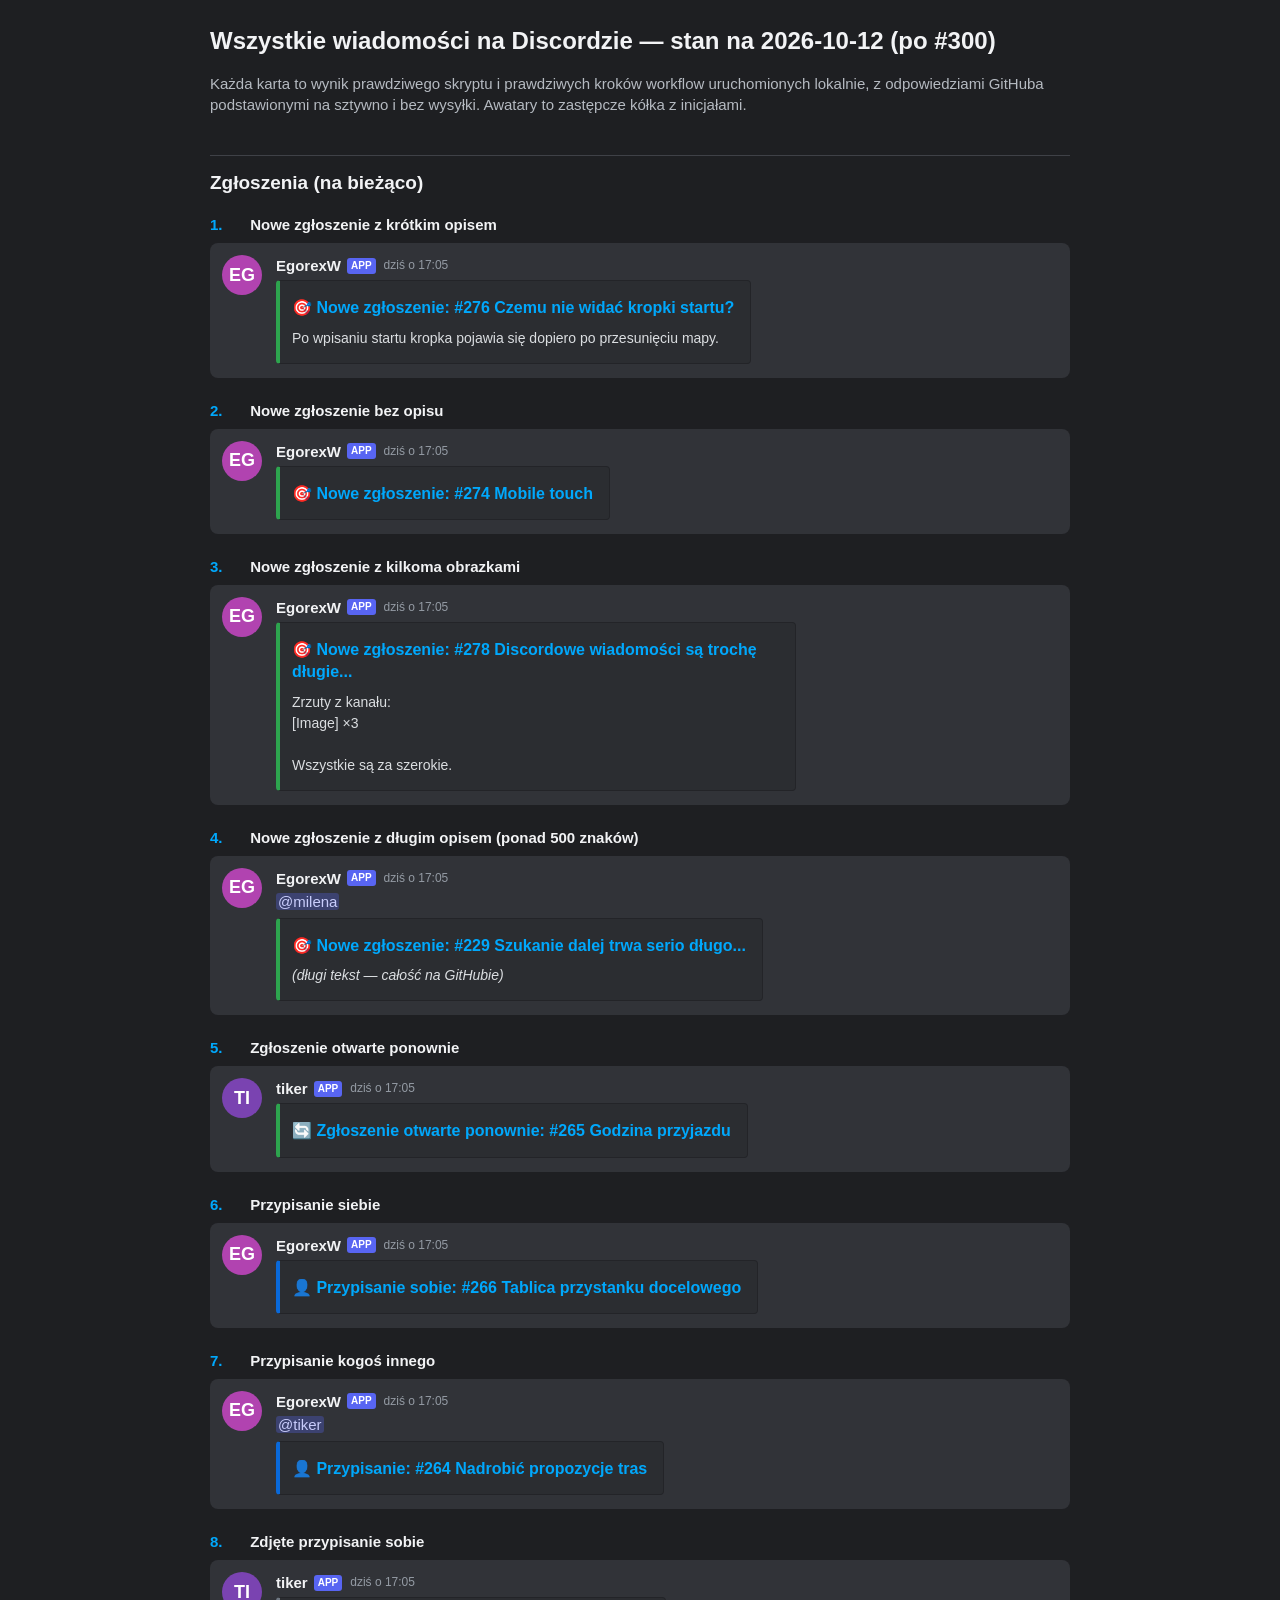
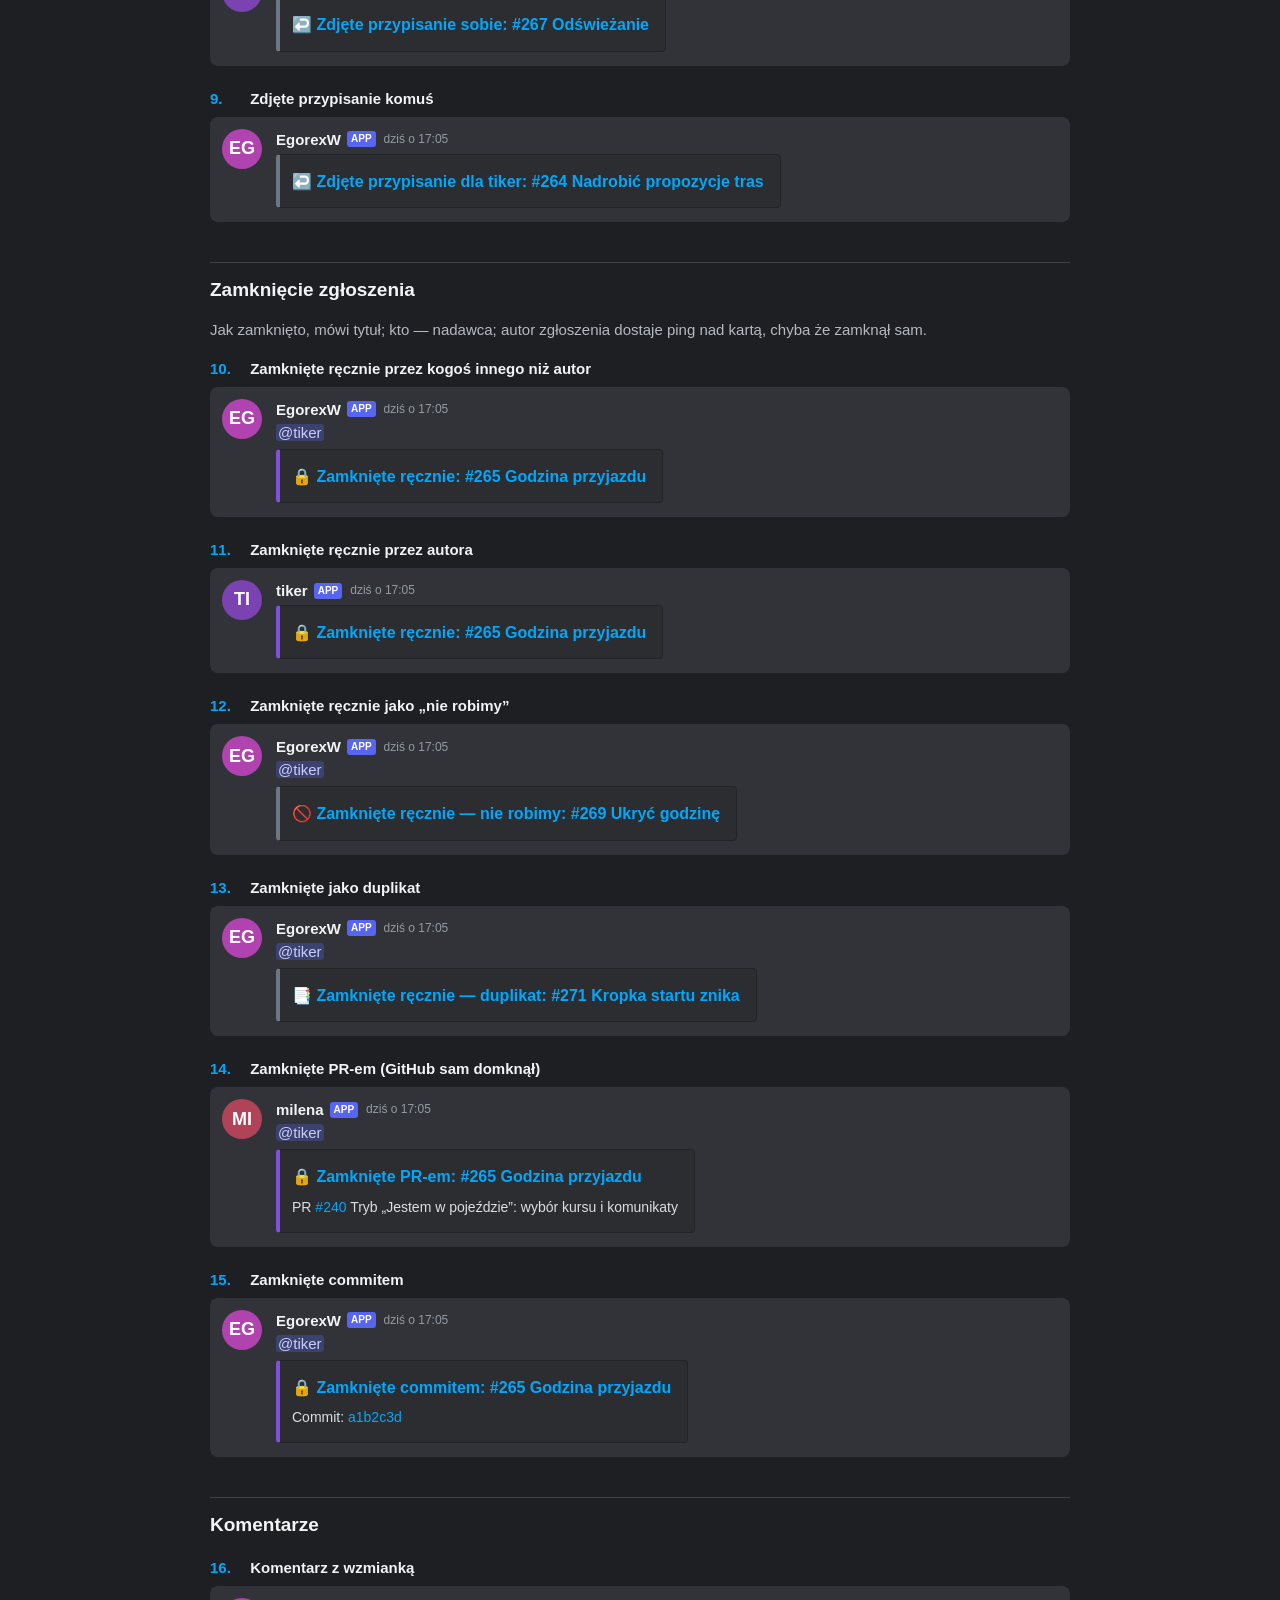
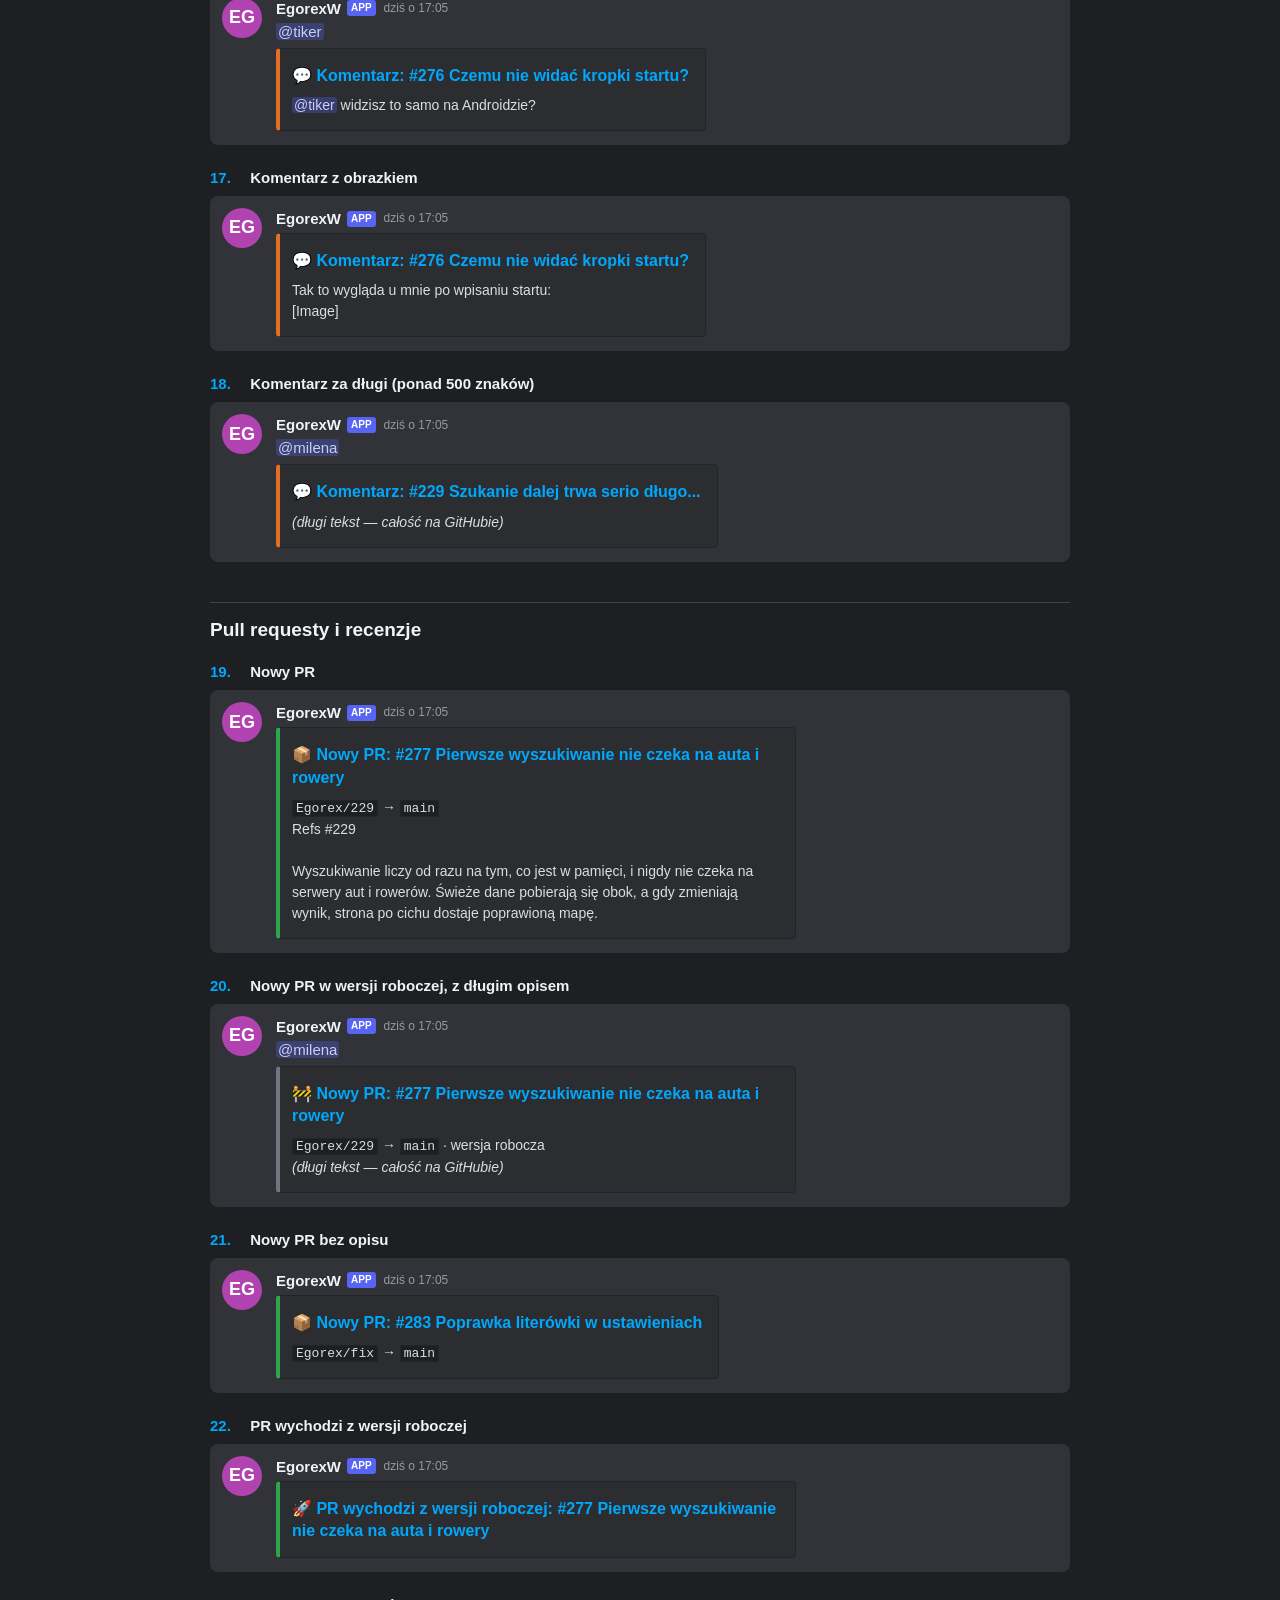
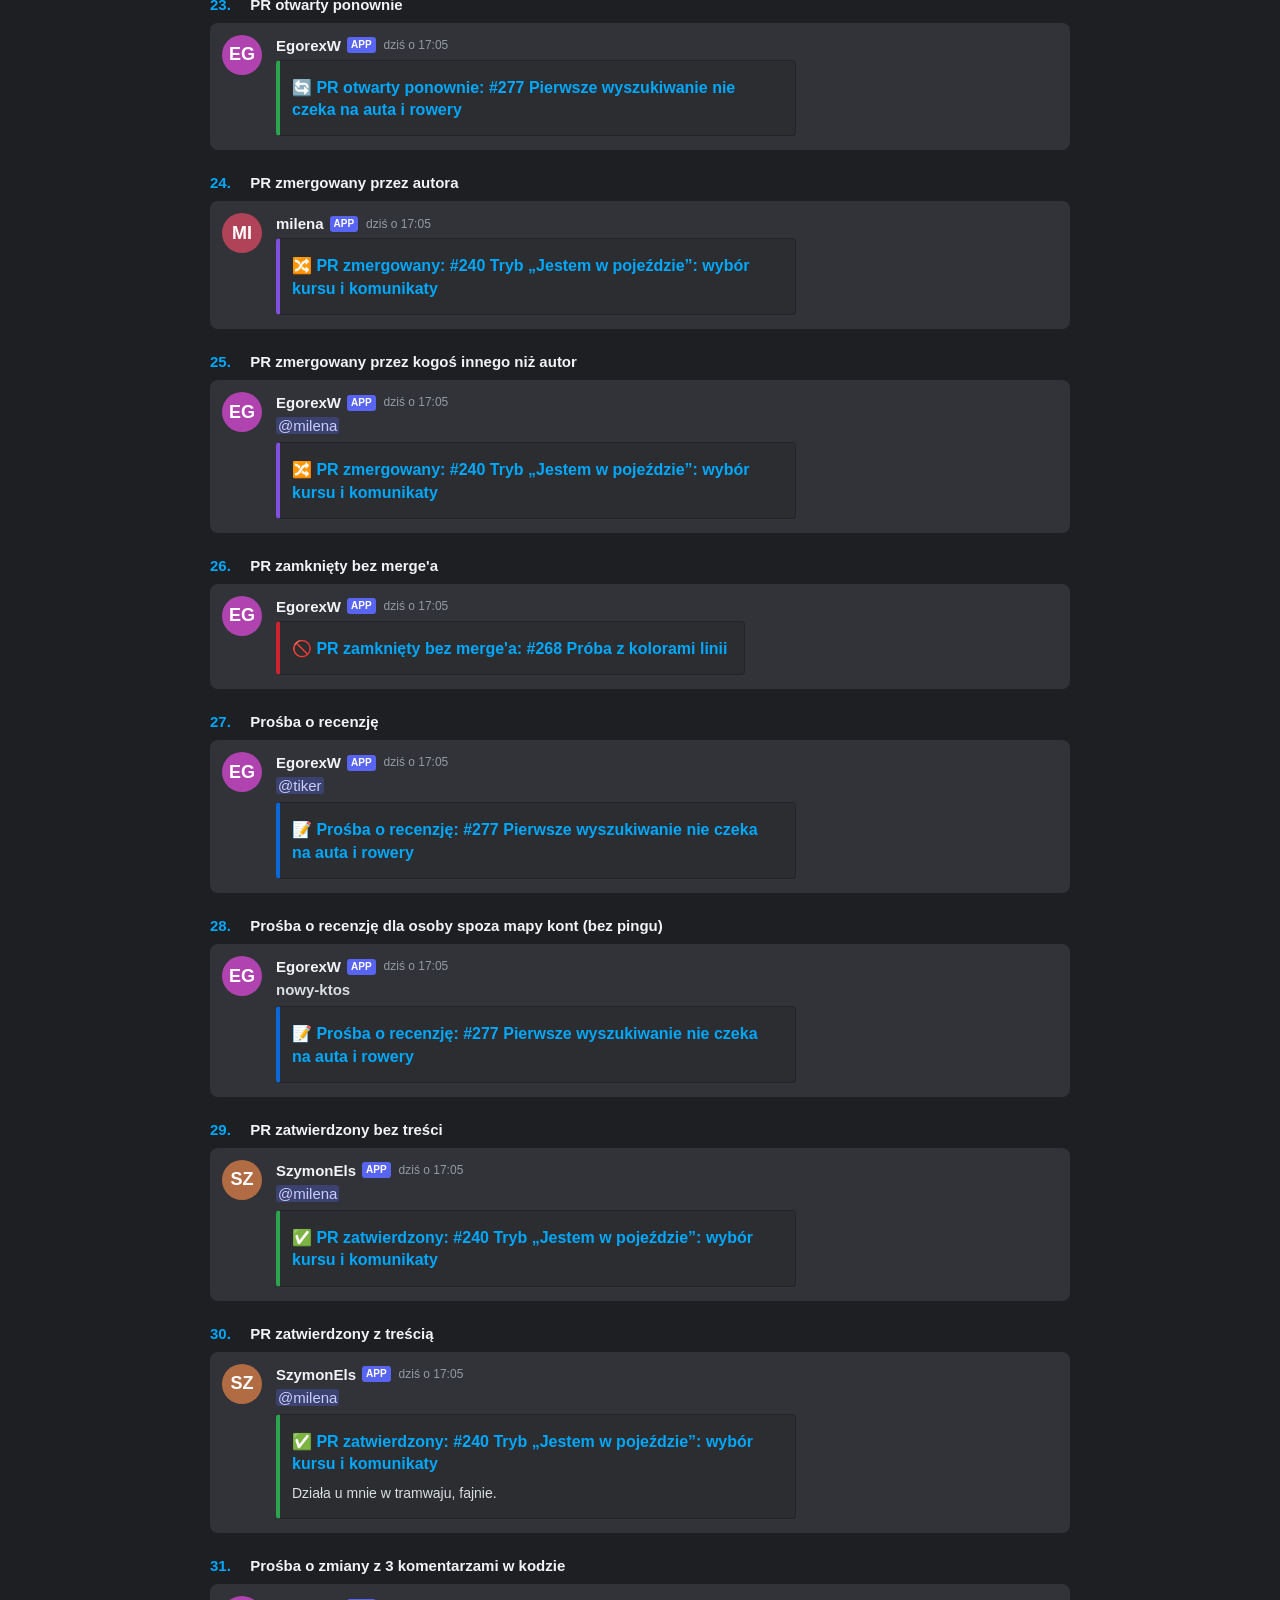
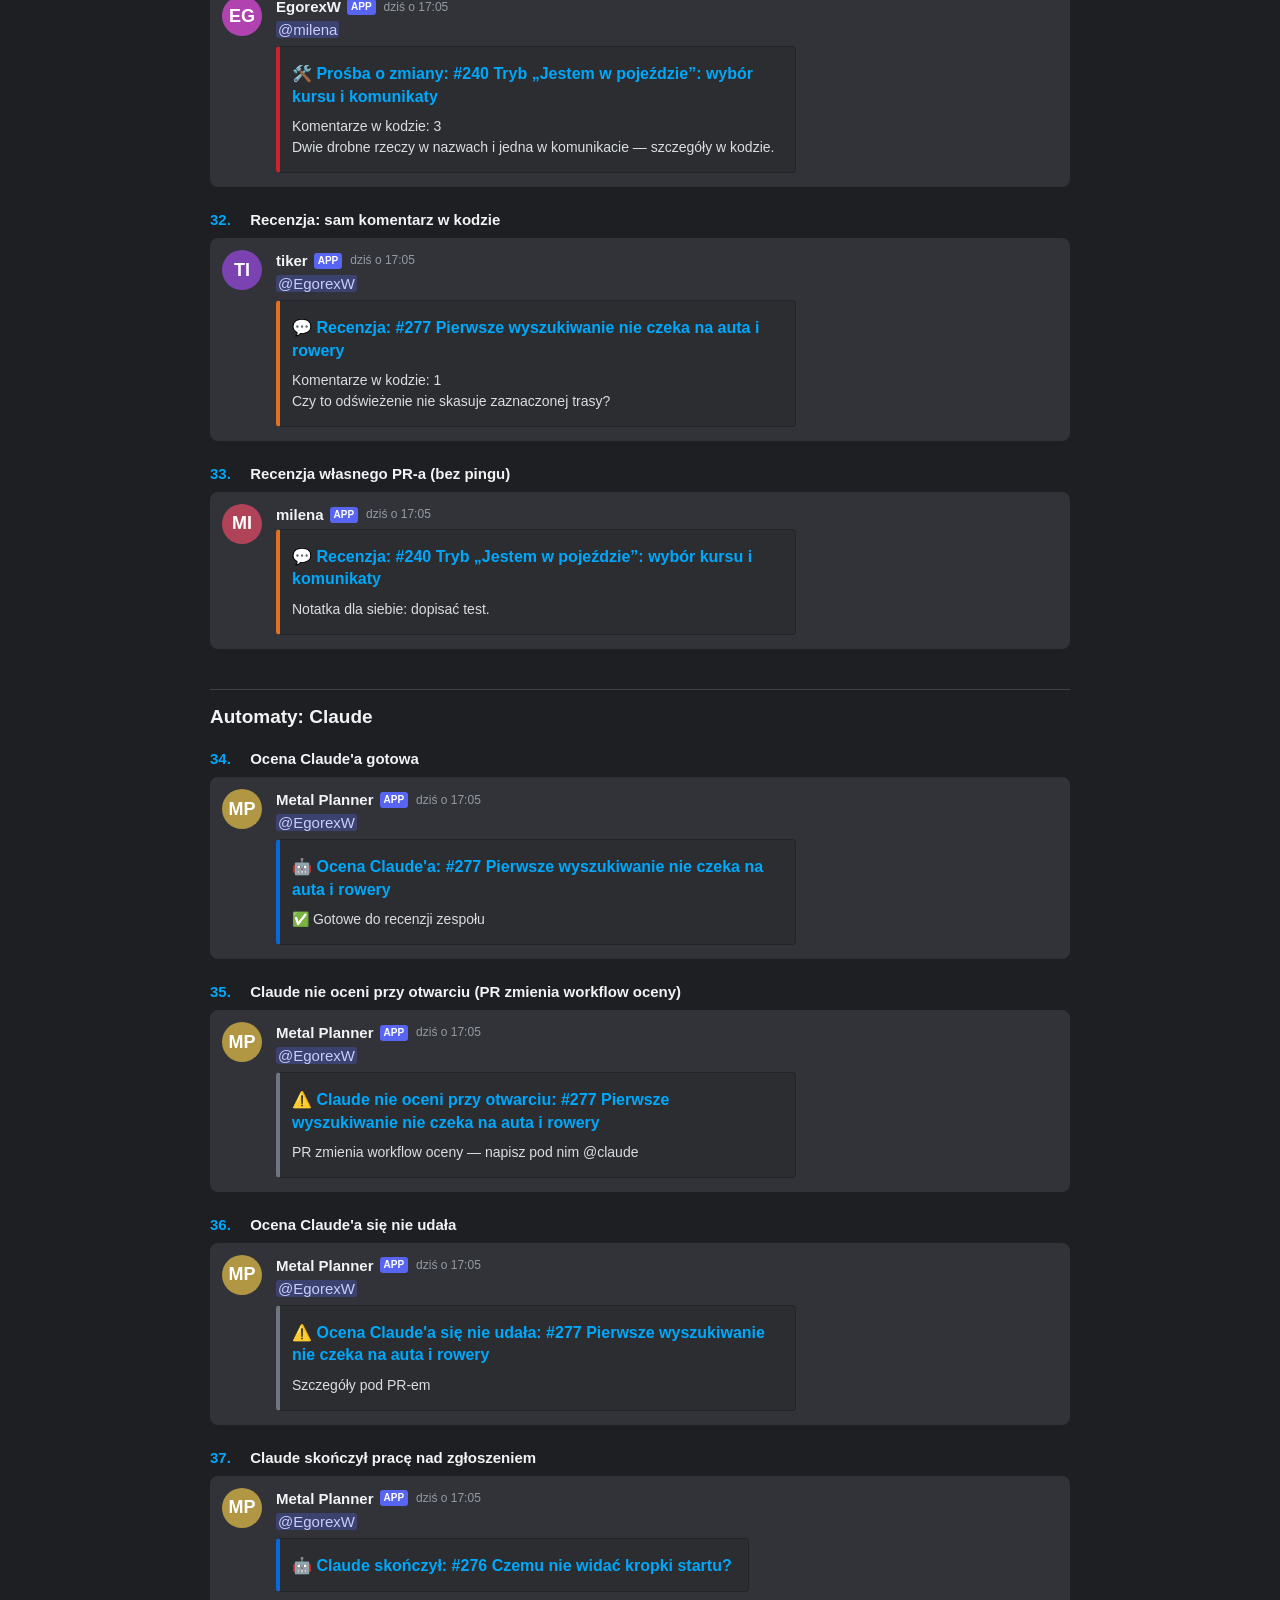
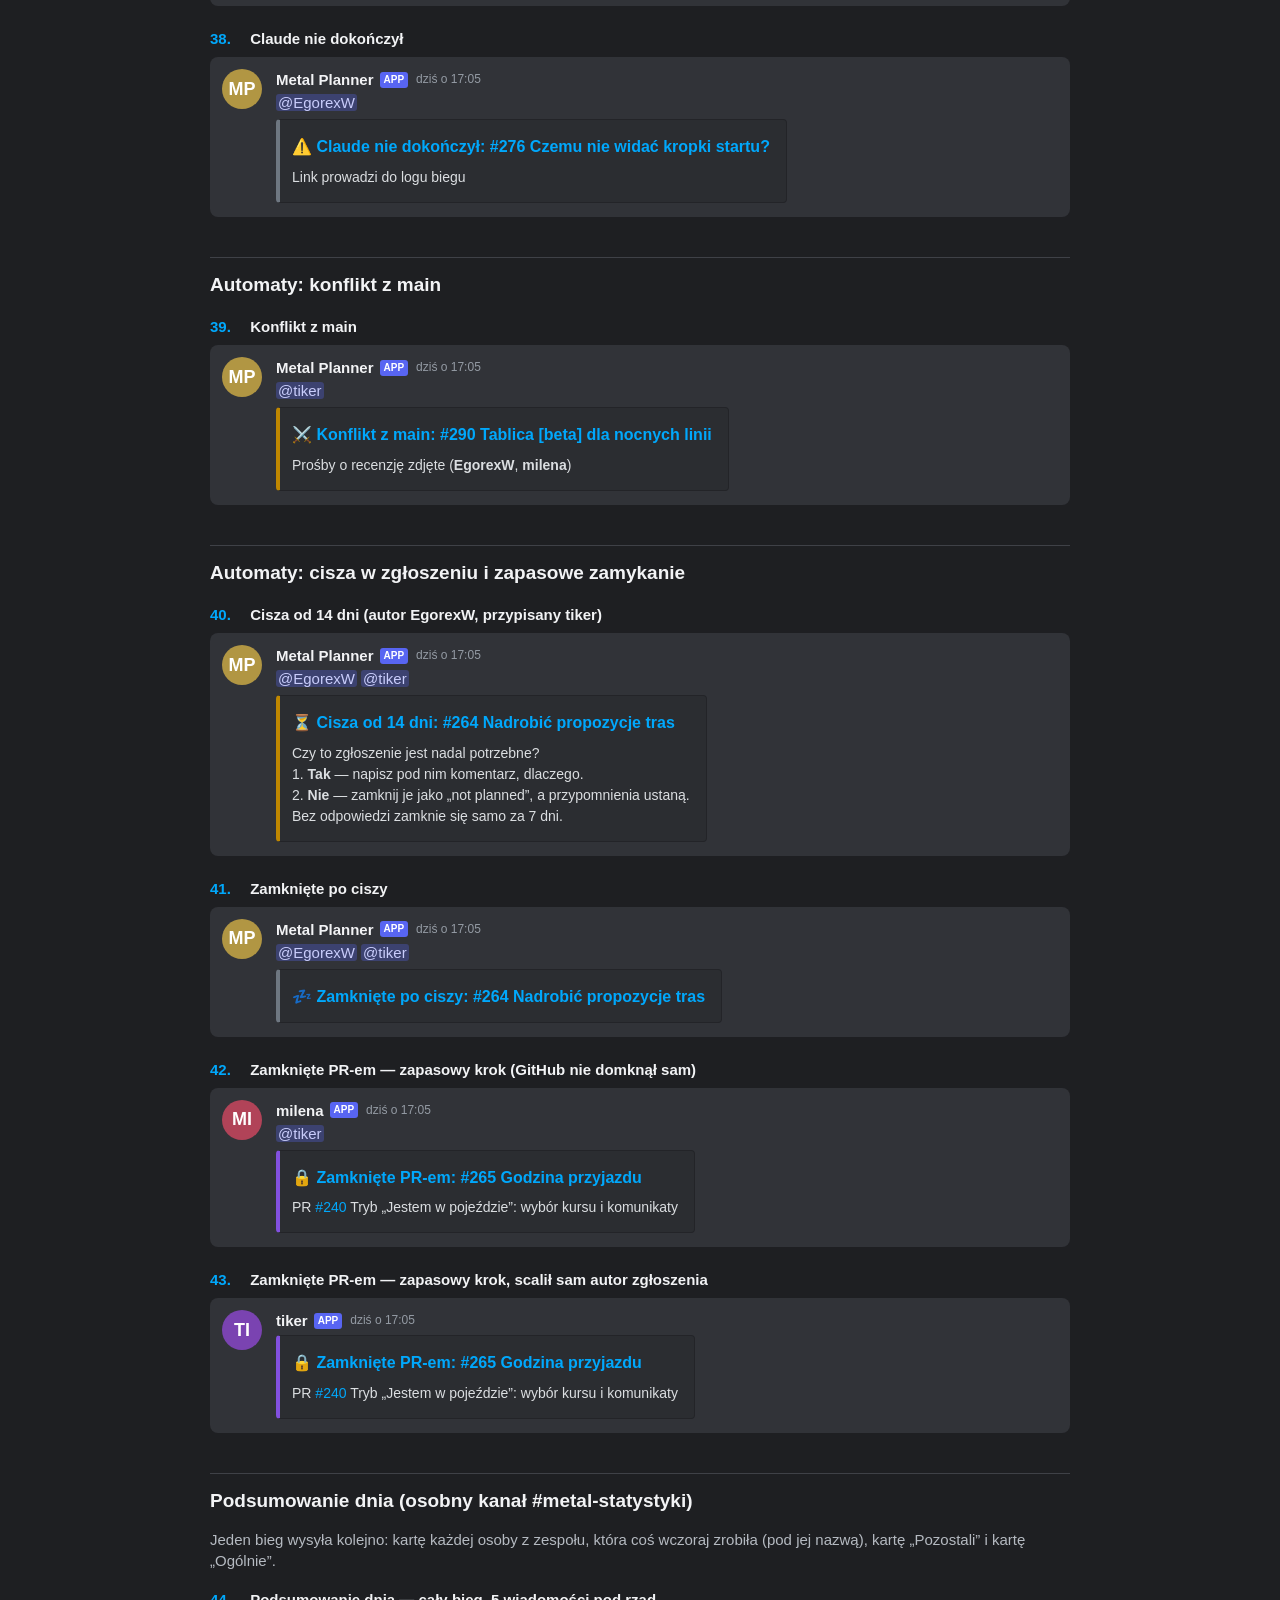
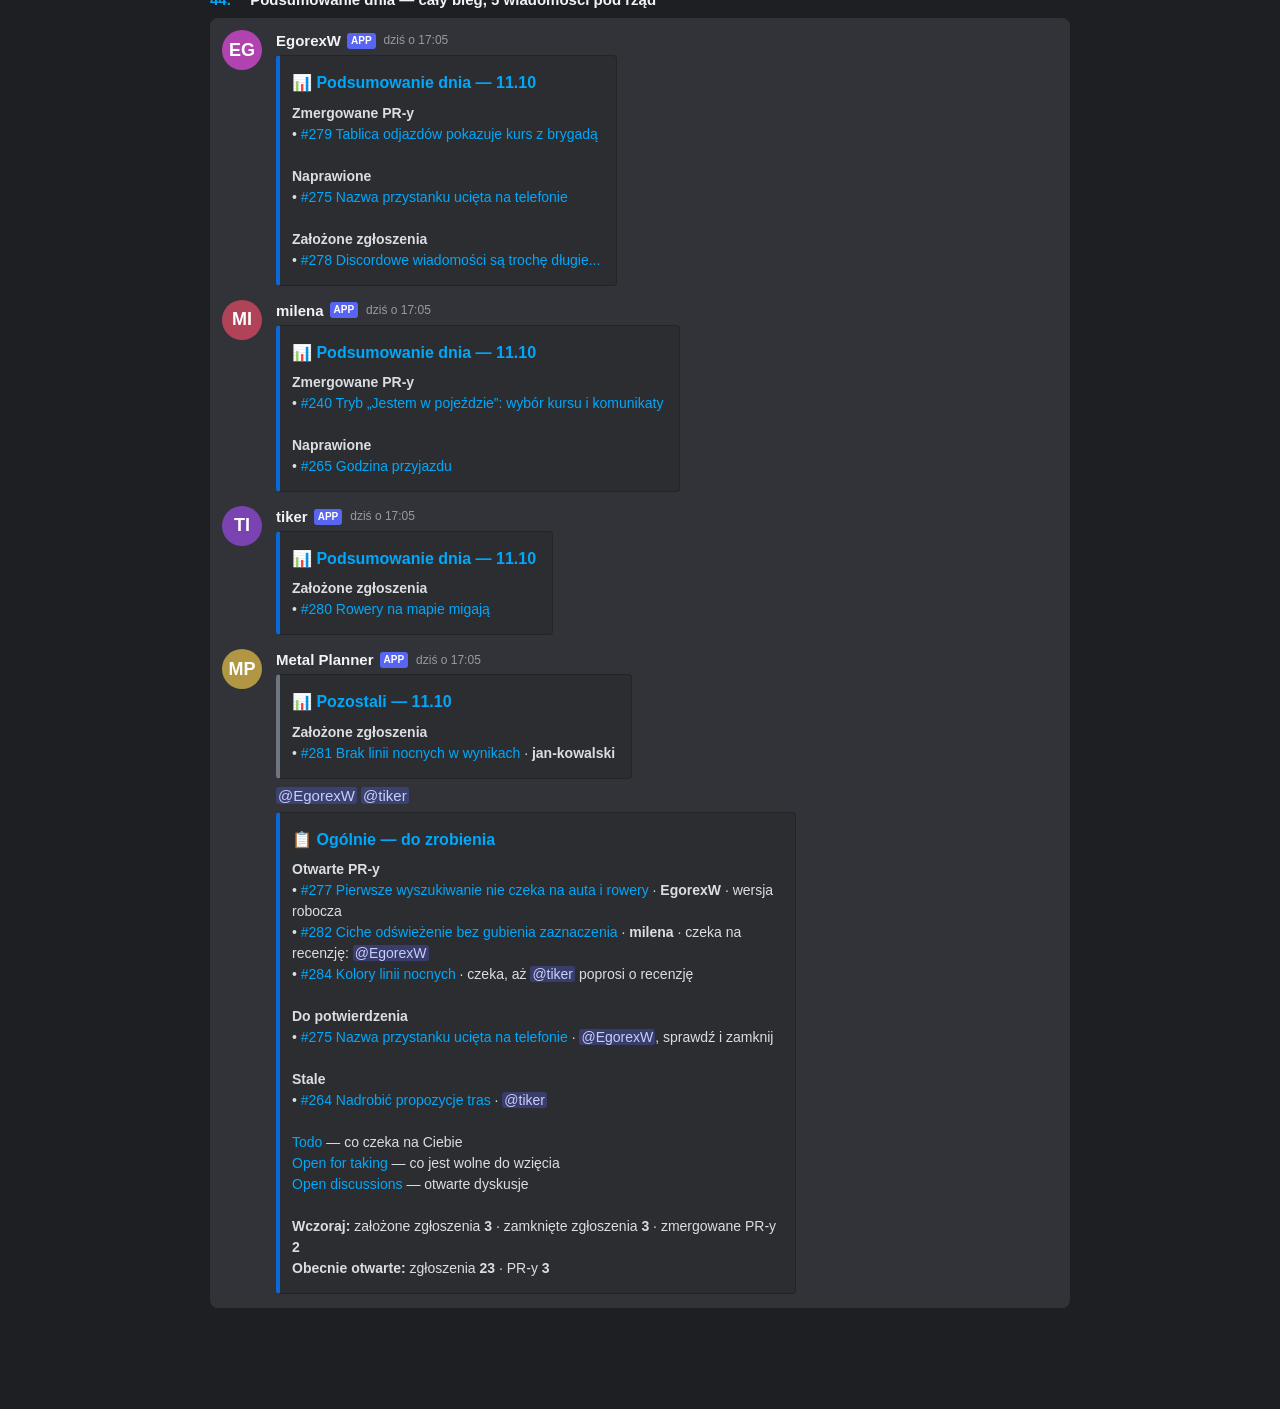
<file: docs/discord-podglad.html>
<!doctype html><html lang="pl"><head><meta charset="utf-8">
<meta name="viewport" content="width=device-width,initial-scale=1">
<title>Wiadomości Discorda 2026-10-12</title><style>
:root{color-scheme:dark}
body{margin:0;background:#1e1f22;color:#dbdee1;font:15px/1.4 "gg sans","Noto Sans","Helvetica Neue",Helvetica,Arial,sans-serif}
main{max-width:860px;margin:0 auto;padding:24px 16px 80px}
h1{font-size:24px;color:#f2f3f5;margin:0 0 4px}
h2{font-size:19px;color:#f2f3f5;margin:40px 0 6px;padding-top:14px;border-top:1px solid #3f4147}
.lead,.intro{color:#b5bac1}
.block{margin:18px 0 22px}
h3{font-size:15px;color:#f2f3f5;margin:0 0 8px}
h3 .n{display:inline-block;min-width:36px;color:#00a8fc}
.col{background:#313338;border-radius:8px;padding:12px 12px 14px}
.msg{display:flex;gap:14px;align-items:flex-start}
.msg+.msg{margin-top:14px}
.msg.grouped{margin-top:4px}
.avgap{flex:none;width:40px}
.av{flex:none;border-radius:50%;display:inline-flex;align-items:center;justify-content:center;color:#fff;font-weight:700}
.msgbody{min-width:0;flex:1}
.hdr{display:flex;align-items:center;gap:6px;margin-bottom:2px}
.bot{color:#f2f3f5;font-weight:600}
.app{background:#5865f2;color:#fff;font-size:10px;font-weight:700;padding:1px 4px;border-radius:3px}
.time{color:#949ba4;font-size:12px;margin-left:2px}
.content{margin:2px 0 4px}
.mention{background:rgba(88,101,242,.3);color:#c9cdfb;border-radius:3px;padding:0 2px;font-weight:500}
.embed{display:inline-block;max-width:520px;box-sizing:border-box;background:#2b2d31;border:1px solid #232428;border-left:4px solid;border-radius:4px;padding:8px 16px 14px 12px;margin-top:2px}
.title{margin-top:8px;font-size:16px;font-weight:600;color:#00a8fc}
.desc{margin-top:8px;font-size:14px;line-height:1.5}
.link{color:#00a8fc}
code{background:#1e1f22;border:1px solid #232428;border-radius:3px;padding:0 3px;font-size:13px}
.bullet{display:inline-block;width:14px}
</style></head><body><main>
<h1>Wszystkie wiadomości na Discordzie — stan na 2026-10-12 (po #300)</h1>
<p class="lead">Każda karta to wynik prawdziwego skryptu i prawdziwych kroków workflow uruchomionych lokalnie, z odpowiedziami GitHuba podstawionymi na sztywno i bez wysyłki. Awatary to zastępcze kółka z inicjałami.</p>
<h2>Zgłoszenia (na bieżąco)</h2>
<div class="block"><h3><span class="n">1.</span> Nowe zgłoszenie z krótkim opisem</h3><div class="col"><div class="msg"><span class="av" style="width:40px;height:40px;font-size:18px;background:hsl(301,45%,48%)">EG</span><div class="msgbody"><div class="hdr"><span class="bot">EgorexW</span><span class="app">APP</span><span class="time">dziś o 17:05</span></div><div class="embed" style="border-left-color:#2da44e"><div class="title">🎯 Nowe zgłoszenie: #276 Czemu nie widać kropki startu?</div><div class="desc">Po wpisaniu startu kropka pojawia się dopiero po przesunięciu mapy.</div></div></div></div></div></div>
<div class="block"><h3><span class="n">2.</span> Nowe zgłoszenie bez opisu</h3><div class="col"><div class="msg"><span class="av" style="width:40px;height:40px;font-size:18px;background:hsl(301,45%,48%)">EG</span><div class="msgbody"><div class="hdr"><span class="bot">EgorexW</span><span class="app">APP</span><span class="time">dziś o 17:05</span></div><div class="embed" style="border-left-color:#2da44e"><div class="title">🎯 Nowe zgłoszenie: #274 Mobile touch</div></div></div></div></div></div>
<div class="block"><h3><span class="n">3.</span> Nowe zgłoszenie z kilkoma obrazkami</h3><div class="col"><div class="msg"><span class="av" style="width:40px;height:40px;font-size:18px;background:hsl(301,45%,48%)">EG</span><div class="msgbody"><div class="hdr"><span class="bot">EgorexW</span><span class="app">APP</span><span class="time">dziś o 17:05</span></div><div class="embed" style="border-left-color:#2da44e"><div class="title">🎯 Nowe zgłoszenie: #278 Discordowe wiadomości są trochę długie...</div><div class="desc">Zrzuty z kanału:<br>[Image] ×3<br><br>Wszystkie są za szerokie.</div></div></div></div></div></div>
<div class="block"><h3><span class="n">4.</span> Nowe zgłoszenie z długim opisem (ponad 500 znaków)</h3><div class="col"><div class="msg"><span class="av" style="width:40px;height:40px;font-size:18px;background:hsl(301,45%,48%)">EG</span><div class="msgbody"><div class="hdr"><span class="bot">EgorexW</span><span class="app">APP</span><span class="time">dziś o 17:05</span></div><div class="content"><span class="mention">@milena</span></div><div class="embed" style="border-left-color:#2da44e"><div class="title">🎯 Nowe zgłoszenie: #229 Szukanie dalej trwa serio długo...</div><div class="desc"><i>(długi tekst — całość na GitHubie)</i></div></div></div></div></div></div>
<div class="block"><h3><span class="n">5.</span> Zgłoszenie otwarte ponownie</h3><div class="col"><div class="msg"><span class="av" style="width:40px;height:40px;font-size:18px;background:hsl(270,45%,48%)">TI</span><div class="msgbody"><div class="hdr"><span class="bot">tiker</span><span class="app">APP</span><span class="time">dziś o 17:05</span></div><div class="embed" style="border-left-color:#2da44e"><div class="title">🔄 Zgłoszenie otwarte ponownie: #265 Godzina przyjazdu</div></div></div></div></div></div>
<div class="block"><h3><span class="n">6.</span> Przypisanie siebie</h3><div class="col"><div class="msg"><span class="av" style="width:40px;height:40px;font-size:18px;background:hsl(301,45%,48%)">EG</span><div class="msgbody"><div class="hdr"><span class="bot">EgorexW</span><span class="app">APP</span><span class="time">dziś o 17:05</span></div><div class="embed" style="border-left-color:#0969da"><div class="title">👤 Przypisanie sobie: #266 Tablica przystanku docelowego</div></div></div></div></div></div>
<div class="block"><h3><span class="n">7.</span> Przypisanie kogoś innego</h3><div class="col"><div class="msg"><span class="av" style="width:40px;height:40px;font-size:18px;background:hsl(301,45%,48%)">EG</span><div class="msgbody"><div class="hdr"><span class="bot">EgorexW</span><span class="app">APP</span><span class="time">dziś o 17:05</span></div><div class="content"><span class="mention">@tiker</span></div><div class="embed" style="border-left-color:#0969da"><div class="title">👤 Przypisanie: #264 Nadrobić propozycje tras</div></div></div></div></div></div>
<div class="block"><h3><span class="n">8.</span> Zdjęte przypisanie sobie</h3><div class="col"><div class="msg"><span class="av" style="width:40px;height:40px;font-size:18px;background:hsl(270,45%,48%)">TI</span><div class="msgbody"><div class="hdr"><span class="bot">tiker</span><span class="app">APP</span><span class="time">dziś o 17:05</span></div><div class="embed" style="border-left-color:#6e7781"><div class="title">↩️ Zdjęte przypisanie sobie: #267 Odświeżanie</div></div></div></div></div></div>
<div class="block"><h3><span class="n">9.</span> Zdjęte przypisanie komuś</h3><div class="col"><div class="msg"><span class="av" style="width:40px;height:40px;font-size:18px;background:hsl(301,45%,48%)">EG</span><div class="msgbody"><div class="hdr"><span class="bot">EgorexW</span><span class="app">APP</span><span class="time">dziś o 17:05</span></div><div class="embed" style="border-left-color:#6e7781"><div class="title">↩️ Zdjęte przypisanie dla tiker: #264 Nadrobić propozycje tras</div></div></div></div></div></div>
<h2>Zamknięcie zgłoszenia</h2>
<p class="intro">Jak zamknięto, mówi tytuł; kto — nadawca; autor zgłoszenia dostaje ping nad kartą, chyba że zamknął sam.</p>
<div class="block"><h3><span class="n">10.</span> Zamknięte ręcznie przez kogoś innego niż autor</h3><div class="col"><div class="msg"><span class="av" style="width:40px;height:40px;font-size:18px;background:hsl(301,45%,48%)">EG</span><div class="msgbody"><div class="hdr"><span class="bot">EgorexW</span><span class="app">APP</span><span class="time">dziś o 17:05</span></div><div class="content"><span class="mention">@tiker</span></div><div class="embed" style="border-left-color:#8250df"><div class="title">🔒 Zamknięte ręcznie: #265 Godzina przyjazdu</div></div></div></div></div></div>
<div class="block"><h3><span class="n">11.</span> Zamknięte ręcznie przez autora</h3><div class="col"><div class="msg"><span class="av" style="width:40px;height:40px;font-size:18px;background:hsl(270,45%,48%)">TI</span><div class="msgbody"><div class="hdr"><span class="bot">tiker</span><span class="app">APP</span><span class="time">dziś o 17:05</span></div><div class="embed" style="border-left-color:#8250df"><div class="title">🔒 Zamknięte ręcznie: #265 Godzina przyjazdu</div></div></div></div></div></div>
<div class="block"><h3><span class="n">12.</span> Zamknięte ręcznie jako „nie robimy”</h3><div class="col"><div class="msg"><span class="av" style="width:40px;height:40px;font-size:18px;background:hsl(301,45%,48%)">EG</span><div class="msgbody"><div class="hdr"><span class="bot">EgorexW</span><span class="app">APP</span><span class="time">dziś o 17:05</span></div><div class="content"><span class="mention">@tiker</span></div><div class="embed" style="border-left-color:#6e7781"><div class="title">🚫 Zamknięte ręcznie — nie robimy: #269 Ukryć godzinę</div></div></div></div></div></div>
<div class="block"><h3><span class="n">13.</span> Zamknięte jako duplikat</h3><div class="col"><div class="msg"><span class="av" style="width:40px;height:40px;font-size:18px;background:hsl(301,45%,48%)">EG</span><div class="msgbody"><div class="hdr"><span class="bot">EgorexW</span><span class="app">APP</span><span class="time">dziś o 17:05</span></div><div class="content"><span class="mention">@tiker</span></div><div class="embed" style="border-left-color:#6e7781"><div class="title">📑 Zamknięte ręcznie — duplikat: #271 Kropka startu znika</div></div></div></div></div></div>
<div class="block"><h3><span class="n">14.</span> Zamknięte PR-em (GitHub sam domknął)</h3><div class="col"><div class="msg"><span class="av" style="width:40px;height:40px;font-size:18px;background:hsl(349,45%,48%)">MI</span><div class="msgbody"><div class="hdr"><span class="bot">milena</span><span class="app">APP</span><span class="time">dziś o 17:05</span></div><div class="content"><span class="mention">@tiker</span></div><div class="embed" style="border-left-color:#8250df"><div class="title">🔒 Zamknięte PR-em: #265 Godzina przyjazdu</div><div class="desc">PR <span class="link">#240</span> Tryb „Jestem w pojeździe”: wybór kursu i komunikaty</div></div></div></div></div></div>
<div class="block"><h3><span class="n">15.</span> Zamknięte commitem</h3><div class="col"><div class="msg"><span class="av" style="width:40px;height:40px;font-size:18px;background:hsl(301,45%,48%)">EG</span><div class="msgbody"><div class="hdr"><span class="bot">EgorexW</span><span class="app">APP</span><span class="time">dziś o 17:05</span></div><div class="content"><span class="mention">@tiker</span></div><div class="embed" style="border-left-color:#8250df"><div class="title">🔒 Zamknięte commitem: #265 Godzina przyjazdu</div><div class="desc">Commit: <span class="link">a1b2c3d</span></div></div></div></div></div></div>
<h2>Komentarze</h2>
<div class="block"><h3><span class="n">16.</span> Komentarz z wzmianką</h3><div class="col"><div class="msg"><span class="av" style="width:40px;height:40px;font-size:18px;background:hsl(301,45%,48%)">EG</span><div class="msgbody"><div class="hdr"><span class="bot">EgorexW</span><span class="app">APP</span><span class="time">dziś o 17:05</span></div><div class="content"><span class="mention">@tiker</span></div><div class="embed" style="border-left-color:#e16f24"><div class="title">💬 Komentarz: #276 Czemu nie widać kropki startu?</div><div class="desc"><span class="mention">@tiker</span> widzisz to samo na Androidzie?</div></div></div></div></div></div>
<div class="block"><h3><span class="n">17.</span> Komentarz z obrazkiem</h3><div class="col"><div class="msg"><span class="av" style="width:40px;height:40px;font-size:18px;background:hsl(301,45%,48%)">EG</span><div class="msgbody"><div class="hdr"><span class="bot">EgorexW</span><span class="app">APP</span><span class="time">dziś o 17:05</span></div><div class="embed" style="border-left-color:#e16f24"><div class="title">💬 Komentarz: #276 Czemu nie widać kropki startu?</div><div class="desc">Tak to wygląda u mnie po wpisaniu startu:<br>[Image]</div></div></div></div></div></div>
<div class="block"><h3><span class="n">18.</span> Komentarz za długi (ponad 500 znaków)</h3><div class="col"><div class="msg"><span class="av" style="width:40px;height:40px;font-size:18px;background:hsl(301,45%,48%)">EG</span><div class="msgbody"><div class="hdr"><span class="bot">EgorexW</span><span class="app">APP</span><span class="time">dziś o 17:05</span></div><div class="content"><span class="mention">@milena</span></div><div class="embed" style="border-left-color:#e16f24"><div class="title">💬 Komentarz: #229 Szukanie dalej trwa serio długo...</div><div class="desc"><i>(długi tekst — całość na GitHubie)</i></div></div></div></div></div></div>
<h2>Pull requesty i recenzje</h2>
<div class="block"><h3><span class="n">19.</span> Nowy PR</h3><div class="col"><div class="msg"><span class="av" style="width:40px;height:40px;font-size:18px;background:hsl(301,45%,48%)">EG</span><div class="msgbody"><div class="hdr"><span class="bot">EgorexW</span><span class="app">APP</span><span class="time">dziś o 17:05</span></div><div class="embed" style="border-left-color:#2da44e"><div class="title">📦 Nowy PR: #277 Pierwsze wyszukiwanie nie czeka na auta i rowery</div><div class="desc"><code>Egorex/229</code> → <code>main</code><br>Refs #229<br><br>Wyszukiwanie liczy od razu na tym, co jest w pamięci, i nigdy nie czeka na serwery aut i rowerów. Świeże dane pobierają się obok, a gdy zmieniają wynik, strona po cichu dostaje poprawioną mapę.</div></div></div></div></div></div>
<div class="block"><h3><span class="n">20.</span> Nowy PR w wersji roboczej, z długim opisem</h3><div class="col"><div class="msg"><span class="av" style="width:40px;height:40px;font-size:18px;background:hsl(301,45%,48%)">EG</span><div class="msgbody"><div class="hdr"><span class="bot">EgorexW</span><span class="app">APP</span><span class="time">dziś o 17:05</span></div><div class="content"><span class="mention">@milena</span></div><div class="embed" style="border-left-color:#6e7781"><div class="title">🚧 Nowy PR: #277 Pierwsze wyszukiwanie nie czeka na auta i rowery</div><div class="desc"><code>Egorex/229</code> → <code>main</code> · wersja robocza<br><i>(długi tekst — całość na GitHubie)</i></div></div></div></div></div></div>
<div class="block"><h3><span class="n">21.</span> Nowy PR bez opisu</h3><div class="col"><div class="msg"><span class="av" style="width:40px;height:40px;font-size:18px;background:hsl(301,45%,48%)">EG</span><div class="msgbody"><div class="hdr"><span class="bot">EgorexW</span><span class="app">APP</span><span class="time">dziś o 17:05</span></div><div class="embed" style="border-left-color:#2da44e"><div class="title">📦 Nowy PR: #283 Poprawka literówki w ustawieniach</div><div class="desc"><code>Egorex/fix</code> → <code>main</code></div></div></div></div></div></div>
<div class="block"><h3><span class="n">22.</span> PR wychodzi z wersji roboczej</h3><div class="col"><div class="msg"><span class="av" style="width:40px;height:40px;font-size:18px;background:hsl(301,45%,48%)">EG</span><div class="msgbody"><div class="hdr"><span class="bot">EgorexW</span><span class="app">APP</span><span class="time">dziś o 17:05</span></div><div class="embed" style="border-left-color:#2da44e"><div class="title">🚀 PR wychodzi z wersji roboczej: #277 Pierwsze wyszukiwanie nie czeka na auta i rowery</div></div></div></div></div></div>
<div class="block"><h3><span class="n">23.</span> PR otwarty ponownie</h3><div class="col"><div class="msg"><span class="av" style="width:40px;height:40px;font-size:18px;background:hsl(301,45%,48%)">EG</span><div class="msgbody"><div class="hdr"><span class="bot">EgorexW</span><span class="app">APP</span><span class="time">dziś o 17:05</span></div><div class="embed" style="border-left-color:#2da44e"><div class="title">🔄 PR otwarty ponownie: #277 Pierwsze wyszukiwanie nie czeka na auta i rowery</div></div></div></div></div></div>
<div class="block"><h3><span class="n">24.</span> PR zmergowany przez autora</h3><div class="col"><div class="msg"><span class="av" style="width:40px;height:40px;font-size:18px;background:hsl(349,45%,48%)">MI</span><div class="msgbody"><div class="hdr"><span class="bot">milena</span><span class="app">APP</span><span class="time">dziś o 17:05</span></div><div class="embed" style="border-left-color:#8250df"><div class="title">🔀 PR zmergowany: #240 Tryb „Jestem w pojeździe”: wybór kursu i komunikaty</div></div></div></div></div></div>
<div class="block"><h3><span class="n">25.</span> PR zmergowany przez kogoś innego niż autor</h3><div class="col"><div class="msg"><span class="av" style="width:40px;height:40px;font-size:18px;background:hsl(301,45%,48%)">EG</span><div class="msgbody"><div class="hdr"><span class="bot">EgorexW</span><span class="app">APP</span><span class="time">dziś o 17:05</span></div><div class="content"><span class="mention">@milena</span></div><div class="embed" style="border-left-color:#8250df"><div class="title">🔀 PR zmergowany: #240 Tryb „Jestem w pojeździe”: wybór kursu i komunikaty</div></div></div></div></div></div>
<div class="block"><h3><span class="n">26.</span> PR zamknięty bez merge&#x27;a</h3><div class="col"><div class="msg"><span class="av" style="width:40px;height:40px;font-size:18px;background:hsl(301,45%,48%)">EG</span><div class="msgbody"><div class="hdr"><span class="bot">EgorexW</span><span class="app">APP</span><span class="time">dziś o 17:05</span></div><div class="embed" style="border-left-color:#cf222e"><div class="title">🚫 PR zamknięty bez merge&#x27;a: #268 Próba z kolorami linii</div></div></div></div></div></div>
<div class="block"><h3><span class="n">27.</span> Prośba o recenzję</h3><div class="col"><div class="msg"><span class="av" style="width:40px;height:40px;font-size:18px;background:hsl(301,45%,48%)">EG</span><div class="msgbody"><div class="hdr"><span class="bot">EgorexW</span><span class="app">APP</span><span class="time">dziś o 17:05</span></div><div class="content"><span class="mention">@tiker</span></div><div class="embed" style="border-left-color:#0969da"><div class="title">📝 Prośba o recenzję: #277 Pierwsze wyszukiwanie nie czeka na auta i rowery</div></div></div></div></div></div>
<div class="block"><h3><span class="n">28.</span> Prośba o recenzję dla osoby spoza mapy kont (bez pingu)</h3><div class="col"><div class="msg"><span class="av" style="width:40px;height:40px;font-size:18px;background:hsl(301,45%,48%)">EG</span><div class="msgbody"><div class="hdr"><span class="bot">EgorexW</span><span class="app">APP</span><span class="time">dziś o 17:05</span></div><div class="content"><b>nowy-ktos</b></div><div class="embed" style="border-left-color:#0969da"><div class="title">📝 Prośba o recenzję: #277 Pierwsze wyszukiwanie nie czeka na auta i rowery</div></div></div></div></div></div>
<div class="block"><h3><span class="n">29.</span> PR zatwierdzony bez treści</h3><div class="col"><div class="msg"><span class="av" style="width:40px;height:40px;font-size:18px;background:hsl(22,45%,48%)">SZ</span><div class="msgbody"><div class="hdr"><span class="bot">SzymonEls</span><span class="app">APP</span><span class="time">dziś o 17:05</span></div><div class="content"><span class="mention">@milena</span></div><div class="embed" style="border-left-color:#2da44e"><div class="title">✅ PR zatwierdzony: #240 Tryb „Jestem w pojeździe”: wybór kursu i komunikaty</div></div></div></div></div></div>
<div class="block"><h3><span class="n">30.</span> PR zatwierdzony z treścią</h3><div class="col"><div class="msg"><span class="av" style="width:40px;height:40px;font-size:18px;background:hsl(22,45%,48%)">SZ</span><div class="msgbody"><div class="hdr"><span class="bot">SzymonEls</span><span class="app">APP</span><span class="time">dziś o 17:05</span></div><div class="content"><span class="mention">@milena</span></div><div class="embed" style="border-left-color:#2da44e"><div class="title">✅ PR zatwierdzony: #240 Tryb „Jestem w pojeździe”: wybór kursu i komunikaty</div><div class="desc">Działa u mnie w tramwaju, fajnie.</div></div></div></div></div></div>
<div class="block"><h3><span class="n">31.</span> Prośba o zmiany z 3 komentarzami w kodzie</h3><div class="col"><div class="msg"><span class="av" style="width:40px;height:40px;font-size:18px;background:hsl(301,45%,48%)">EG</span><div class="msgbody"><div class="hdr"><span class="bot">EgorexW</span><span class="app">APP</span><span class="time">dziś o 17:05</span></div><div class="content"><span class="mention">@milena</span></div><div class="embed" style="border-left-color:#cf222e"><div class="title">🛠️ Prośba o zmiany: #240 Tryb „Jestem w pojeździe”: wybór kursu i komunikaty</div><div class="desc">Komentarze w kodzie: 3<br>Dwie drobne rzeczy w nazwach i jedna w komunikacie — szczegóły w kodzie.</div></div></div></div></div></div>
<div class="block"><h3><span class="n">32.</span> Recenzja: sam komentarz w kodzie</h3><div class="col"><div class="msg"><span class="av" style="width:40px;height:40px;font-size:18px;background:hsl(270,45%,48%)">TI</span><div class="msgbody"><div class="hdr"><span class="bot">tiker</span><span class="app">APP</span><span class="time">dziś o 17:05</span></div><div class="content"><span class="mention">@EgorexW</span></div><div class="embed" style="border-left-color:#e16f24"><div class="title">💬 Recenzja: #277 Pierwsze wyszukiwanie nie czeka na auta i rowery</div><div class="desc">Komentarze w kodzie: 1<br>Czy to odświeżenie nie skasuje zaznaczonej trasy?</div></div></div></div></div></div>
<div class="block"><h3><span class="n">33.</span> Recenzja własnego PR-a (bez pingu)</h3><div class="col"><div class="msg"><span class="av" style="width:40px;height:40px;font-size:18px;background:hsl(349,45%,48%)">MI</span><div class="msgbody"><div class="hdr"><span class="bot">milena</span><span class="app">APP</span><span class="time">dziś o 17:05</span></div><div class="embed" style="border-left-color:#e16f24"><div class="title">💬 Recenzja: #240 Tryb „Jestem w pojeździe”: wybór kursu i komunikaty</div><div class="desc">Notatka dla siebie: dopisać test.</div></div></div></div></div></div>
<h2>Automaty: Claude</h2>
<div class="block"><h3><span class="n">34.</span> Ocena Claude&#x27;a gotowa</h3><div class="col"><div class="msg"><span class="av" style="width:40px;height:40px;font-size:18px;background:hsl(45,45%,48%)">MP</span><div class="msgbody"><div class="hdr"><span class="bot">Metal Planner</span><span class="app">APP</span><span class="time">dziś o 17:05</span></div><div class="content"><span class="mention">@EgorexW</span></div><div class="embed" style="border-left-color:#0969da"><div class="title">🤖 Ocena Claude&#x27;a: #277 Pierwsze wyszukiwanie nie czeka na auta i rowery</div><div class="desc">✅ Gotowe do recenzji zespołu</div></div></div></div></div></div>
<div class="block"><h3><span class="n">35.</span> Claude nie oceni przy otwarciu (PR zmienia workflow oceny)</h3><div class="col"><div class="msg"><span class="av" style="width:40px;height:40px;font-size:18px;background:hsl(45,45%,48%)">MP</span><div class="msgbody"><div class="hdr"><span class="bot">Metal Planner</span><span class="app">APP</span><span class="time">dziś o 17:05</span></div><div class="content"><span class="mention">@EgorexW</span></div><div class="embed" style="border-left-color:#6e7781"><div class="title">⚠️ Claude nie oceni przy otwarciu: #277 Pierwsze wyszukiwanie nie czeka na auta i rowery</div><div class="desc">PR zmienia workflow oceny — napisz pod nim @claude</div></div></div></div></div></div>
<div class="block"><h3><span class="n">36.</span> Ocena Claude&#x27;a się nie udała</h3><div class="col"><div class="msg"><span class="av" style="width:40px;height:40px;font-size:18px;background:hsl(45,45%,48%)">MP</span><div class="msgbody"><div class="hdr"><span class="bot">Metal Planner</span><span class="app">APP</span><span class="time">dziś o 17:05</span></div><div class="content"><span class="mention">@EgorexW</span></div><div class="embed" style="border-left-color:#6e7781"><div class="title">⚠️ Ocena Claude&#x27;a się nie udała: #277 Pierwsze wyszukiwanie nie czeka na auta i rowery</div><div class="desc">Szczegóły pod PR-em</div></div></div></div></div></div>
<div class="block"><h3><span class="n">37.</span> Claude skończył pracę nad zgłoszeniem</h3><div class="col"><div class="msg"><span class="av" style="width:40px;height:40px;font-size:18px;background:hsl(45,45%,48%)">MP</span><div class="msgbody"><div class="hdr"><span class="bot">Metal Planner</span><span class="app">APP</span><span class="time">dziś o 17:05</span></div><div class="content"><span class="mention">@EgorexW</span></div><div class="embed" style="border-left-color:#0969da"><div class="title">🤖 Claude skończył: #276 Czemu nie widać kropki startu?</div></div></div></div></div></div>
<div class="block"><h3><span class="n">38.</span> Claude nie dokończył</h3><div class="col"><div class="msg"><span class="av" style="width:40px;height:40px;font-size:18px;background:hsl(45,45%,48%)">MP</span><div class="msgbody"><div class="hdr"><span class="bot">Metal Planner</span><span class="app">APP</span><span class="time">dziś o 17:05</span></div><div class="content"><span class="mention">@EgorexW</span></div><div class="embed" style="border-left-color:#6e7781"><div class="title">⚠️ Claude nie dokończył: #276 Czemu nie widać kropki startu?</div><div class="desc">Link prowadzi do logu biegu</div></div></div></div></div></div>
<h2>Automaty: konflikt z main</h2>
<div class="block"><h3><span class="n">39.</span> Konflikt z main</h3><div class="col"><div class="msg"><span class="av" style="width:40px;height:40px;font-size:18px;background:hsl(45,45%,48%)">MP</span><div class="msgbody"><div class="hdr"><span class="bot">Metal Planner</span><span class="app">APP</span><span class="time">dziś o 17:05</span></div><div class="content"><span class="mention">@tiker</span></div><div class="embed" style="border-left-color:#bf8700"><div class="title">⚔️ Konflikt z main: #290 Tablica [beta] dla nocnych linii</div><div class="desc">Prośby o recenzję zdjęte (<b>EgorexW</b>, <b>milena</b>)</div></div></div></div></div></div>
<h2>Automaty: cisza w zgłoszeniu i zapasowe zamykanie</h2>
<div class="block"><h3><span class="n">40.</span> Cisza od 14 dni (autor EgorexW, przypisany tiker)</h3><div class="col"><div class="msg"><span class="av" style="width:40px;height:40px;font-size:18px;background:hsl(45,45%,48%)">MP</span><div class="msgbody"><div class="hdr"><span class="bot">Metal Planner</span><span class="app">APP</span><span class="time">dziś o 17:05</span></div><div class="content"><span class="mention">@EgorexW</span> <span class="mention">@tiker</span></div><div class="embed" style="border-left-color:#bf8700"><div class="title">⏳ Cisza od 14 dni: #264 Nadrobić propozycje tras</div><div class="desc">Czy to zgłoszenie jest nadal potrzebne?<br>1. <b>Tak</b> — napisz pod nim komentarz, dlaczego.<br>2. <b>Nie</b> — zamknij je jako „not planned”, a przypomnienia ustaną.<br>Bez odpowiedzi zamknie się samo za 7 dni.</div></div></div></div></div></div>
<div class="block"><h3><span class="n">41.</span> Zamknięte po ciszy</h3><div class="col"><div class="msg"><span class="av" style="width:40px;height:40px;font-size:18px;background:hsl(45,45%,48%)">MP</span><div class="msgbody"><div class="hdr"><span class="bot">Metal Planner</span><span class="app">APP</span><span class="time">dziś o 17:05</span></div><div class="content"><span class="mention">@EgorexW</span> <span class="mention">@tiker</span></div><div class="embed" style="border-left-color:#6e7781"><div class="title">💤 Zamknięte po ciszy: #264 Nadrobić propozycje tras</div></div></div></div></div></div>
<div class="block"><h3><span class="n">42.</span> Zamknięte PR-em — zapasowy krok (GitHub nie domknął sam)</h3><div class="col"><div class="msg"><span class="av" style="width:40px;height:40px;font-size:18px;background:hsl(349,45%,48%)">MI</span><div class="msgbody"><div class="hdr"><span class="bot">milena</span><span class="app">APP</span><span class="time">dziś o 17:05</span></div><div class="content"><span class="mention">@tiker</span></div><div class="embed" style="border-left-color:#8250df"><div class="title">🔒 Zamknięte PR-em: #265 Godzina przyjazdu</div><div class="desc">PR <span class="link">#240</span> Tryb „Jestem w pojeździe”: wybór kursu i komunikaty</div></div></div></div></div></div>
<div class="block"><h3><span class="n">43.</span> Zamknięte PR-em — zapasowy krok, scalił sam autor zgłoszenia</h3><div class="col"><div class="msg"><span class="av" style="width:40px;height:40px;font-size:18px;background:hsl(270,45%,48%)">TI</span><div class="msgbody"><div class="hdr"><span class="bot">tiker</span><span class="app">APP</span><span class="time">dziś o 17:05</span></div><div class="embed" style="border-left-color:#8250df"><div class="title">🔒 Zamknięte PR-em: #265 Godzina przyjazdu</div><div class="desc">PR <span class="link">#240</span> Tryb „Jestem w pojeździe”: wybór kursu i komunikaty</div></div></div></div></div></div>
<h2>Podsumowanie dnia (osobny kanał #metal-statystyki)</h2>
<p class="intro">Jeden bieg wysyła kolejno: kartę każdej osoby z zespołu, która coś wczoraj zrobiła (pod jej nazwą), kartę „Pozostali” i kartę „Ogólnie”.</p>
<div class="block"><h3><span class="n">44.</span> Podsumowanie dnia — cały bieg, 5 wiadomości pod rząd</h3><div class="col"><div class="msg"><span class="av" style="width:40px;height:40px;font-size:18px;background:hsl(301,45%,48%)">EG</span><div class="msgbody"><div class="hdr"><span class="bot">EgorexW</span><span class="app">APP</span><span class="time">dziś o 17:05</span></div><div class="embed" style="border-left-color:#0969da"><div class="title">📊 Podsumowanie dnia — 11.10</div><div class="desc"><b>Zmergowane PR-y</b><br>• <span class="link">#279 Tablica odjazdów pokazuje kurs z brygadą</span><br><br><b>Naprawione</b><br>• <span class="link">#275 Nazwa przystanku ucięta na telefonie</span><br><br><b>Założone zgłoszenia</b><br>• <span class="link">#278 Discordowe wiadomości są trochę długie...</span></div></div></div></div><div class="msg"><span class="av" style="width:40px;height:40px;font-size:18px;background:hsl(349,45%,48%)">MI</span><div class="msgbody"><div class="hdr"><span class="bot">milena</span><span class="app">APP</span><span class="time">dziś o 17:05</span></div><div class="embed" style="border-left-color:#0969da"><div class="title">📊 Podsumowanie dnia — 11.10</div><div class="desc"><b>Zmergowane PR-y</b><br>• <span class="link">#240 Tryb „Jestem w pojeździe”: wybór kursu i komunikaty</span><br><br><b>Naprawione</b><br>• <span class="link">#265 Godzina przyjazdu</span></div></div></div></div><div class="msg"><span class="av" style="width:40px;height:40px;font-size:18px;background:hsl(270,45%,48%)">TI</span><div class="msgbody"><div class="hdr"><span class="bot">tiker</span><span class="app">APP</span><span class="time">dziś o 17:05</span></div><div class="embed" style="border-left-color:#0969da"><div class="title">📊 Podsumowanie dnia — 11.10</div><div class="desc"><b>Założone zgłoszenia</b><br>• <span class="link">#280 Rowery na mapie migają</span></div></div></div></div><div class="msg"><span class="av" style="width:40px;height:40px;font-size:18px;background:hsl(45,45%,48%)">MP</span><div class="msgbody"><div class="hdr"><span class="bot">Metal Planner</span><span class="app">APP</span><span class="time">dziś o 17:05</span></div><div class="embed" style="border-left-color:#6e7781"><div class="title">📊 Pozostali — 11.10</div><div class="desc"><b>Założone zgłoszenia</b><br>• <span class="link">#281 Brak linii nocnych w wynikach</span> · <b>jan-kowalski</b></div></div></div></div><div class="msg grouped"><span class="avgap"></span><div class="msgbody"><div class="content"><span class="mention">@EgorexW</span> <span class="mention">@tiker</span></div><div class="embed" style="border-left-color:#0969da"><div class="title">📋 Ogólnie — do zrobienia</div><div class="desc"><b>Otwarte PR-y</b><br>• <span class="link">#277 Pierwsze wyszukiwanie nie czeka na auta i rowery</span> · <b>EgorexW</b> · wersja robocza<br>• <span class="link">#282 Ciche odświeżenie bez gubienia zaznaczenia</span> · <b>milena</b> · czeka na recenzję: <span class="mention">@EgorexW</span><br>• <span class="link">#284 Kolory linii nocnych</span> · czeka, aż <span class="mention">@tiker</span> poprosi o recenzję<br><br><b>Do potwierdzenia</b><br>• <span class="link">#275 Nazwa przystanku ucięta na telefonie</span> · <span class="mention">@EgorexW</span>, sprawdź i zamknij<br><br><b>Stale</b><br>• <span class="link">#264 Nadrobić propozycje tras</span> · <span class="mention">@tiker</span><br><br><span class="link">Todo</span> — co czeka na Ciebie<br><span class="link">Open for taking</span> — co jest wolne do wzięcia<br><span class="link">Open discussions</span> — otwarte dyskusje<br><br><b>Wczoraj:</b> założone zgłoszenia <b>3</b> · zamknięte zgłoszenia <b>3</b> · zmergowane PR-y <b>2</b><br><b>Obecnie otwarte:</b> zgłoszenia <b>23</b> · PR-y <b>3</b></div></div></div></div></div></div>
</main></body></html>
</file>
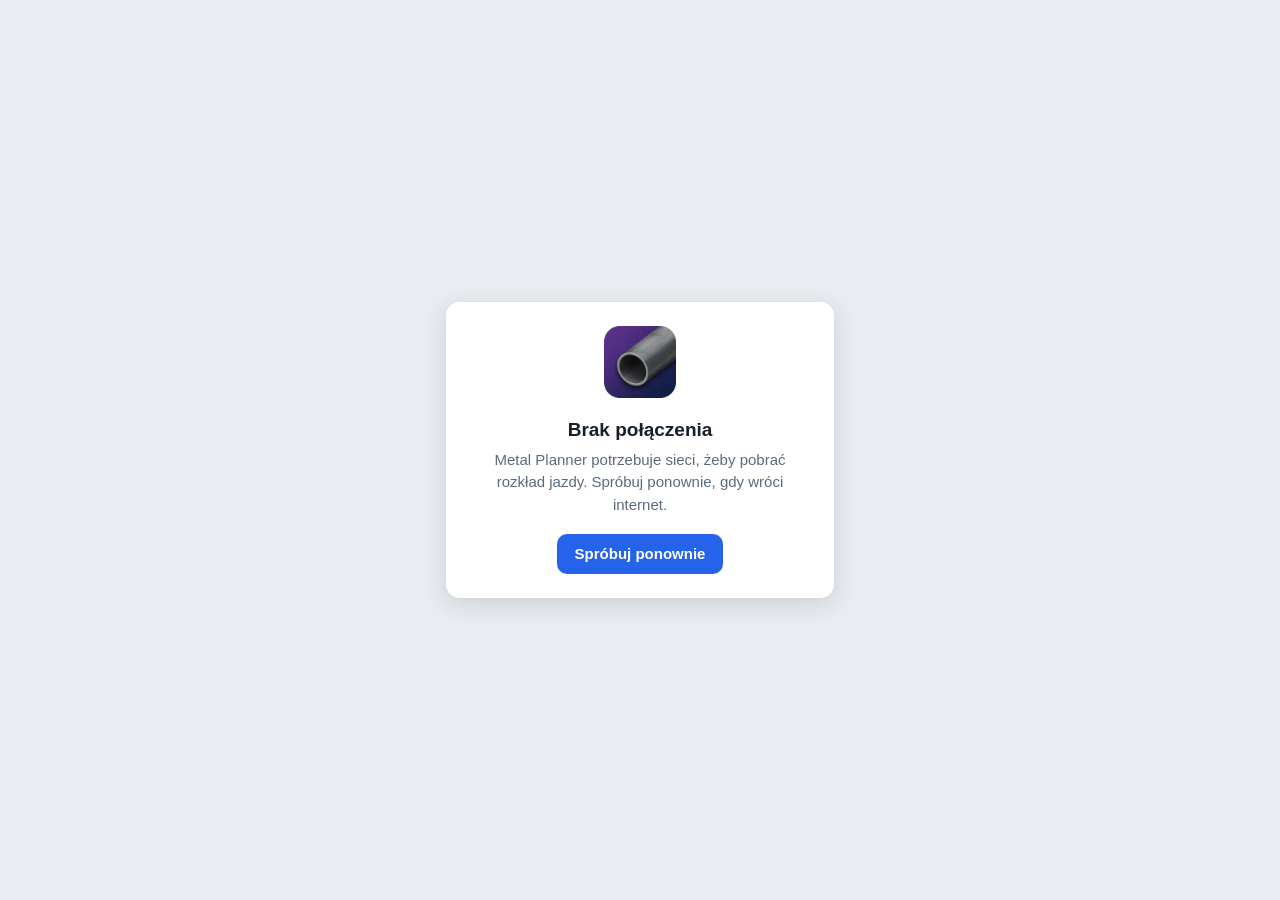
<file: static/offline.html>
<!DOCTYPE html>
<!-- Awaryjna strona service workera: pokazuje się tylko wtedy, gdy nie ma
     ani sieci, ani zapamiętanej powłoki aplikacji. Celowo bez zależności. -->
<html lang="pl">
<head>
    <meta charset="UTF-8">
    <meta name="viewport" content="width=device-width, initial-scale=1">
    <title>Brak połączenia — Metal Planner</title>
    <link rel="icon" href="/static/icons/favicon.ico" sizes="any">
    <style>
        body {
            margin: 0;
            min-height: 100vh;
            display: flex;
            align-items: center;
            justify-content: center;
            background: #e9edf2;
            color: #16202b;
            font: 15px/1.5 -apple-system, BlinkMacSystemFont, "Segoe UI", Roboto,
                  "Helvetica Neue", Arial, sans-serif;
        }
        .card {
            max-width: 340px;
            margin: 16px;
            padding: 24px;
            text-align: center;
            background: #fff;
            border-radius: 14px;
            box-shadow: 0 6px 24px rgba(16, 32, 48, 0.14);
        }
        img { width: 72px; height: 72px; }
        h1 { margin: 12px 0 4px; font-size: 19px; }
        p { margin: 0 0 18px; color: #5b6b7c; }
        button {
            border: none;
            border-radius: 10px;
            height: 40px;
            padding: 0 18px;
            background: #2563eb;
            color: #fff;
            font: inherit;
            font-weight: 600;
            cursor: pointer;
        }
    </style>
</head>
<body>

<div class="card">
    <img src="/static/icons/icon-192.png" alt="">
    <h1>Brak połączenia</h1>
    <p>Metal Planner potrzebuje sieci, żeby pobrać rozkład jazdy. Spróbuj ponownie,
        gdy wróci internet.</p>
    <button onclick="location.replace('/')">Spróbuj ponownie</button>
</div>

</body>
</html>
</file>
